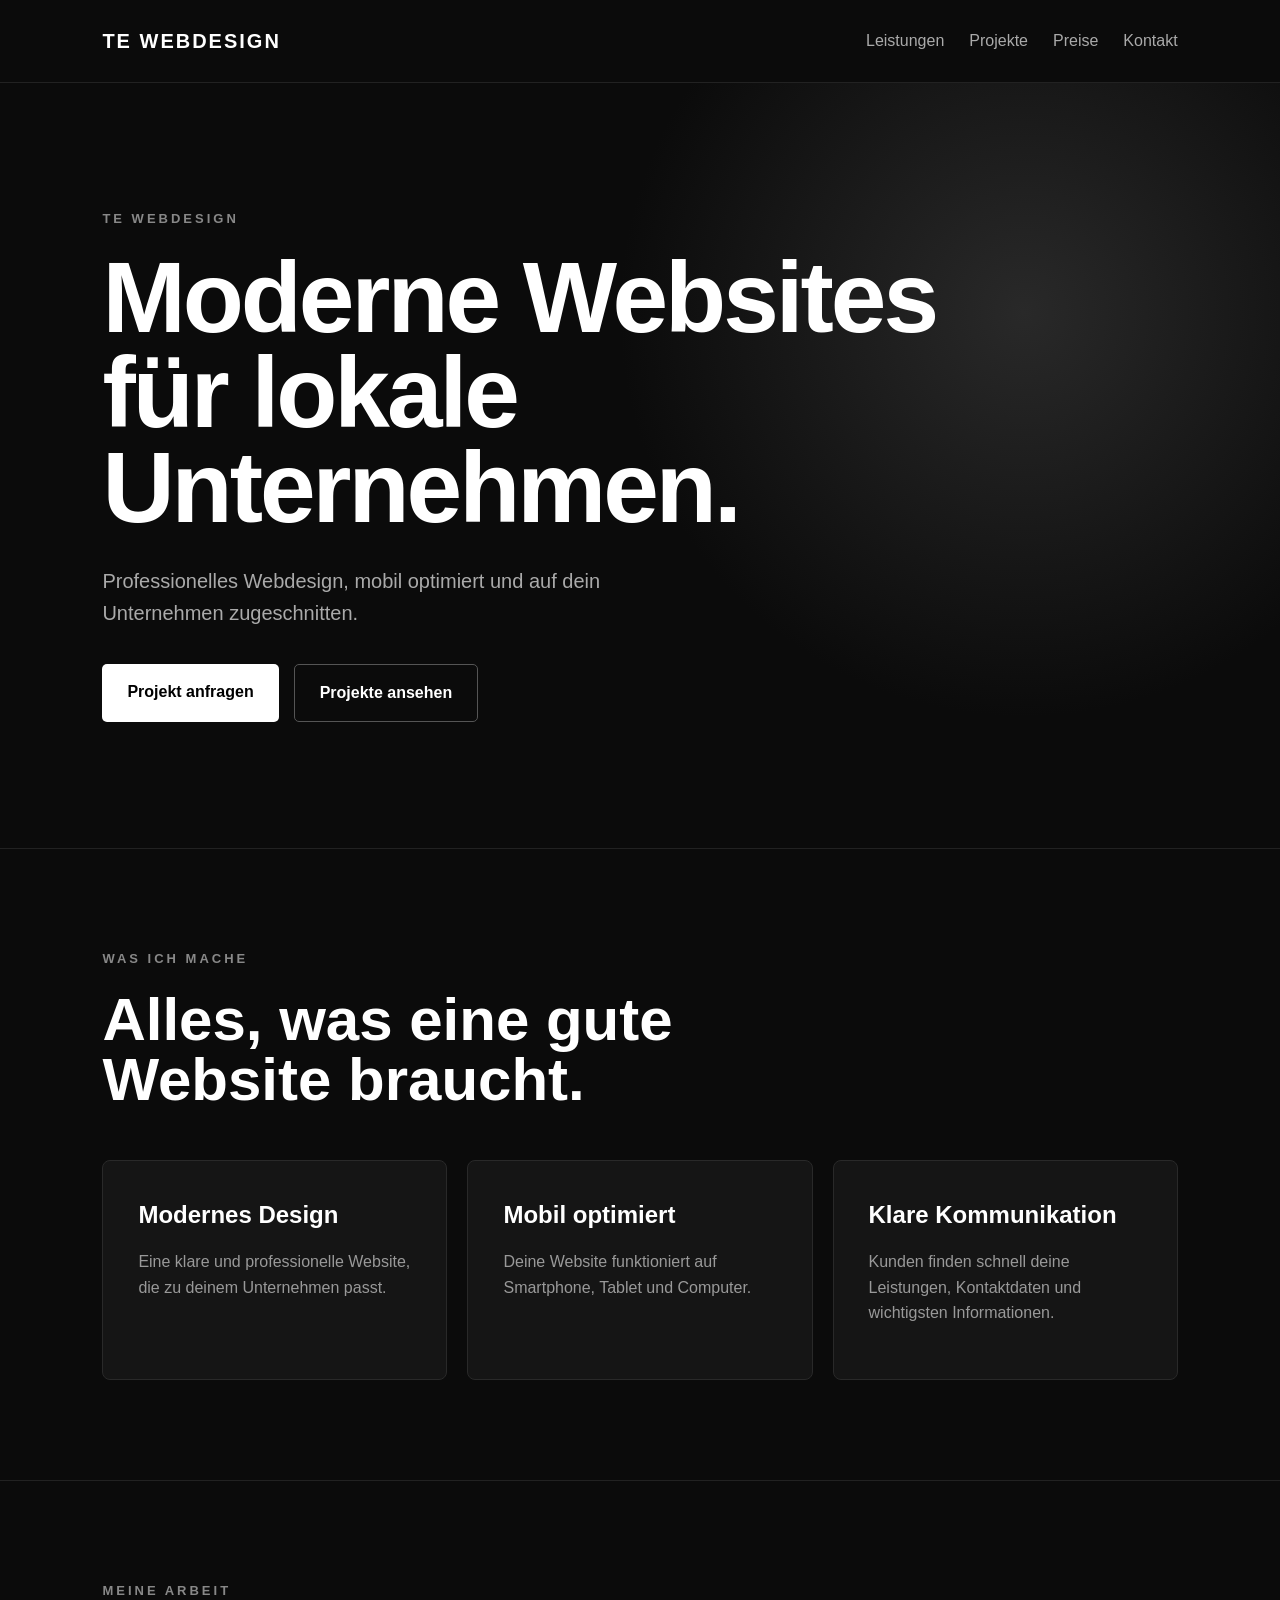
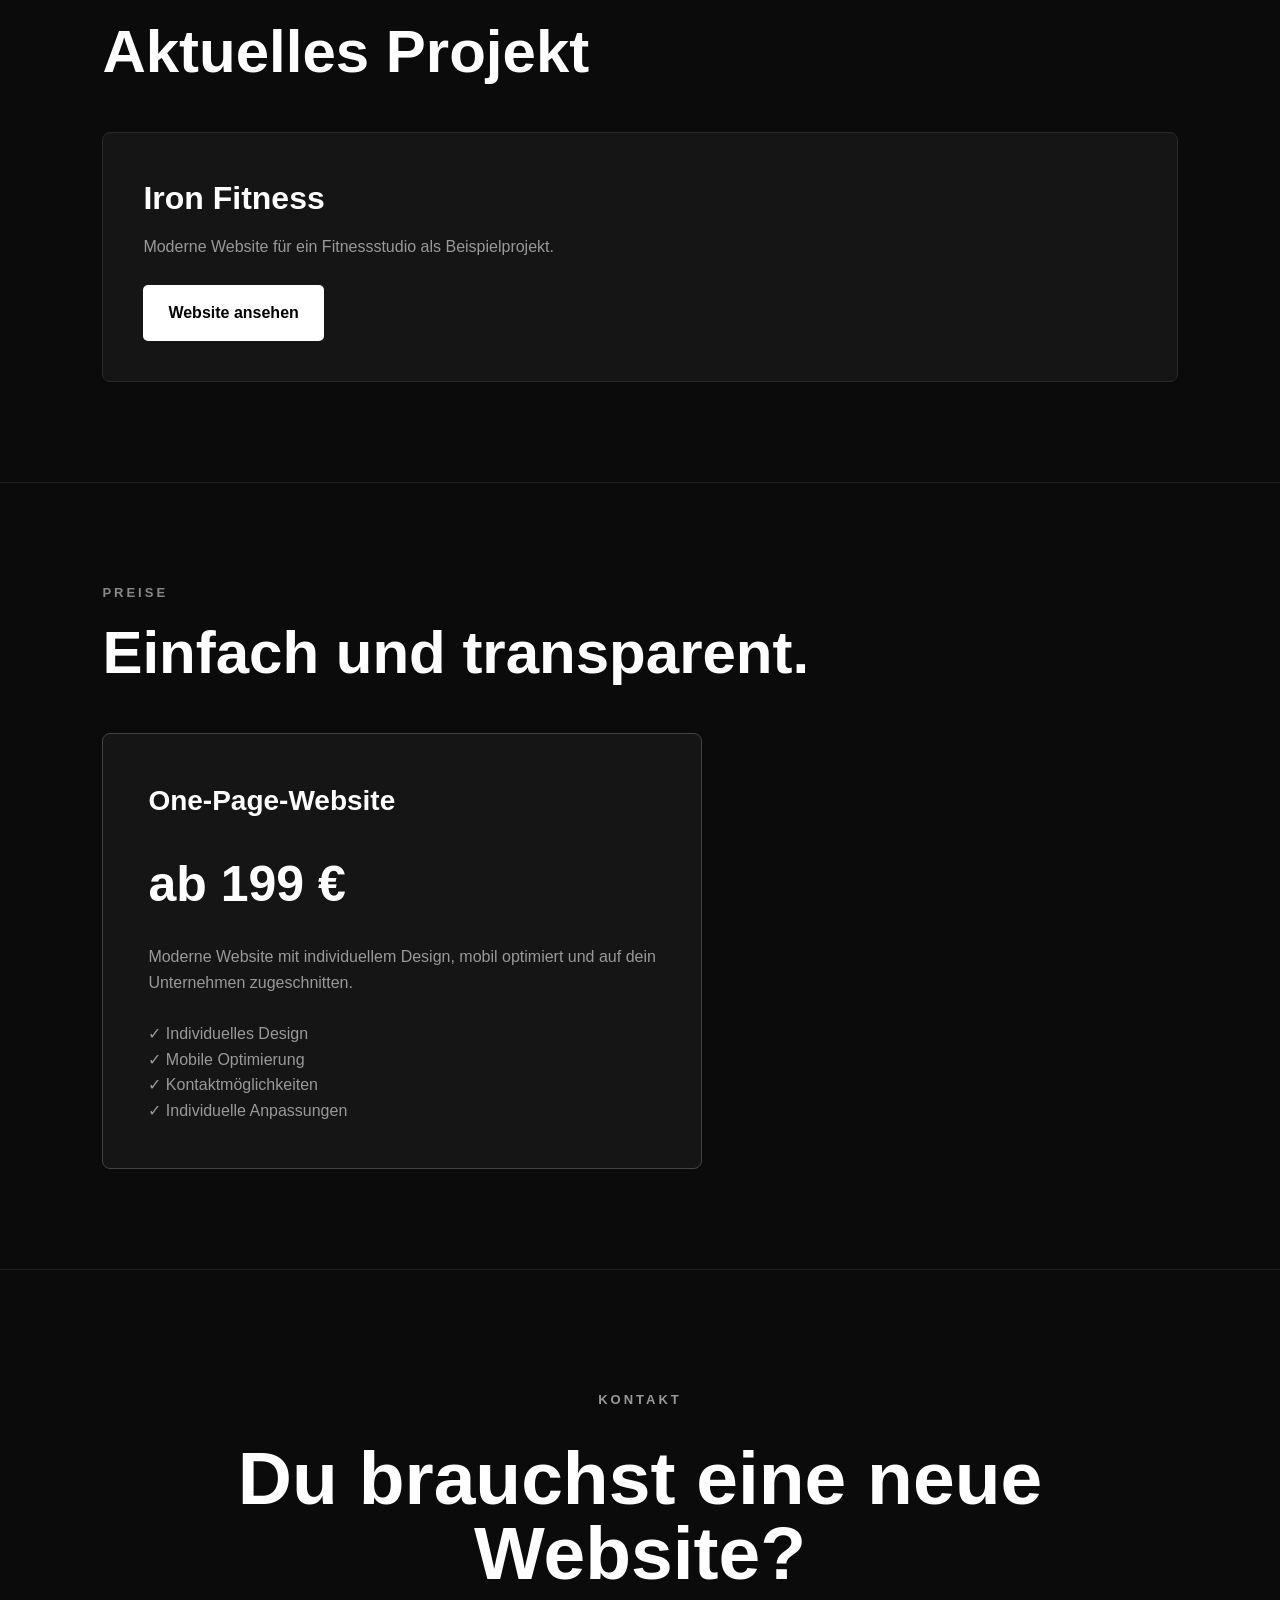
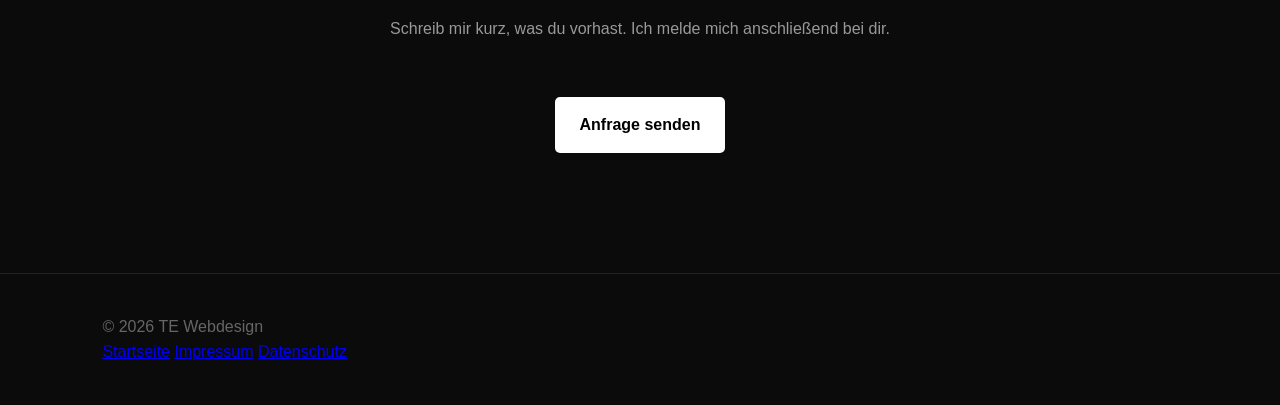
<file: index.html>
<!DOCTYPE html>
<html lang="de">

<head>
<meta charset="UTF-8">
<meta name="viewport" content="width=device-width, initial-scale=1.0">

<title>TE Webdesign | Moderne Websites</title>

<link rel="stylesheet" href="style.css">
</head>

<body>

<header>

<div class="logo">
TE WEBDESIGN
</div>

<nav>
<a href="#leistungen">Leistungen</a>
<a href="#projekte">Projekte</a>
<a href="#preise">Preise</a>
<a href="#kontakt">Kontakt</a>
</nav>

</header>


<main>

<section class="hero">

<p class="label">
TE WEBDESIGN
</p>

<h1>
Moderne Websites
für lokale Unternehmen.
</h1>

<p class="hero-text">
Professionelles Webdesign, mobil optimiert
und auf dein Unternehmen zugeschnitten.
</p>

<div class="buttons">

<a href="#kontakt" class="button">
Projekt anfragen
</a>

<a href="#projekte" class="button secondary">
Projekte ansehen
</a>

</div>

</section>


<section class="section" id="leistungen">

<p class="label">
WAS ICH MACHE
</p>

<h2>
Alles, was eine gute Website braucht.
</h2>

<div class="cards">

<div class="card">
<h3>Modernes Design</h3>

<p>
Eine klare und professionelle
Website, die zu deinem Unternehmen passt.
</p>
</div>


<div class="card">
<h3>Mobil optimiert</h3>

<p>
Deine Website funktioniert auf
Smartphone, Tablet und Computer.
</p>
</div>


<div class="card">
<h3>Klare Kommunikation</h3>

<p>
Kunden finden schnell deine Leistungen,
Kontaktdaten und wichtigsten Informationen.
</p>
</div>

</div>

</section>


<section class="section" id="projekte">

<p class="label">
MEINE ARBEIT
</p>

<h2>
Aktuelles Projekt
</h2>

<div class="project">

<h3>
Iron Fitness
</h3>

<p>
Moderne Website für ein Fitnessstudio
als Beispielprojekt.
</p>

<br>

<a
href="https://tewebdesign19.github.io/iron-fitness/"
target="_blank"
class="button"
>
Website ansehen
</a>

</div>

</section>


<section class="section" id="preise">

<p class="label">
PREISE
</p>

<h2>
Einfach und transparent.
</h2>

<div class="price-card">

<h3>
One-Page-Website
</h3>

<div class="price">
ab 199 €
</div>

<p>
Moderne Website mit individuellem Design,
mobil optimiert und auf dein Unternehmen
zugeschnitten.
</p>

<br>

<p>✓ Individuelles Design</p>
<p>✓ Mobile Optimierung</p>
<p>✓ Kontaktmöglichkeiten</p>
<p>✓ Individuelle Anpassungen</p>

</div>

</section>


<section class="contact" id="kontakt">

<p class="label">
KONTAKT
</p>

<h2>
Du brauchst eine neue Website?
</h2>

<p>
Schreib mir kurz, was du vorhast.
Ich melde mich anschließend bei dir.
</p>

<br>

<a
href="mailto:emdetom3@gmail.com"
class="button"
>
Anfrage senden
</a>

</section>

</main>


<footer>

<p>© 2026 TE Webdesign</p>

<div class="footer-links">
<a href="index.html">Startseite</a>
<a href="impressum.html">Impressum</a>
<a href="datenschutz.html">Datenschutz</a>
</div>

</footer>

</body>

</html>
</file>
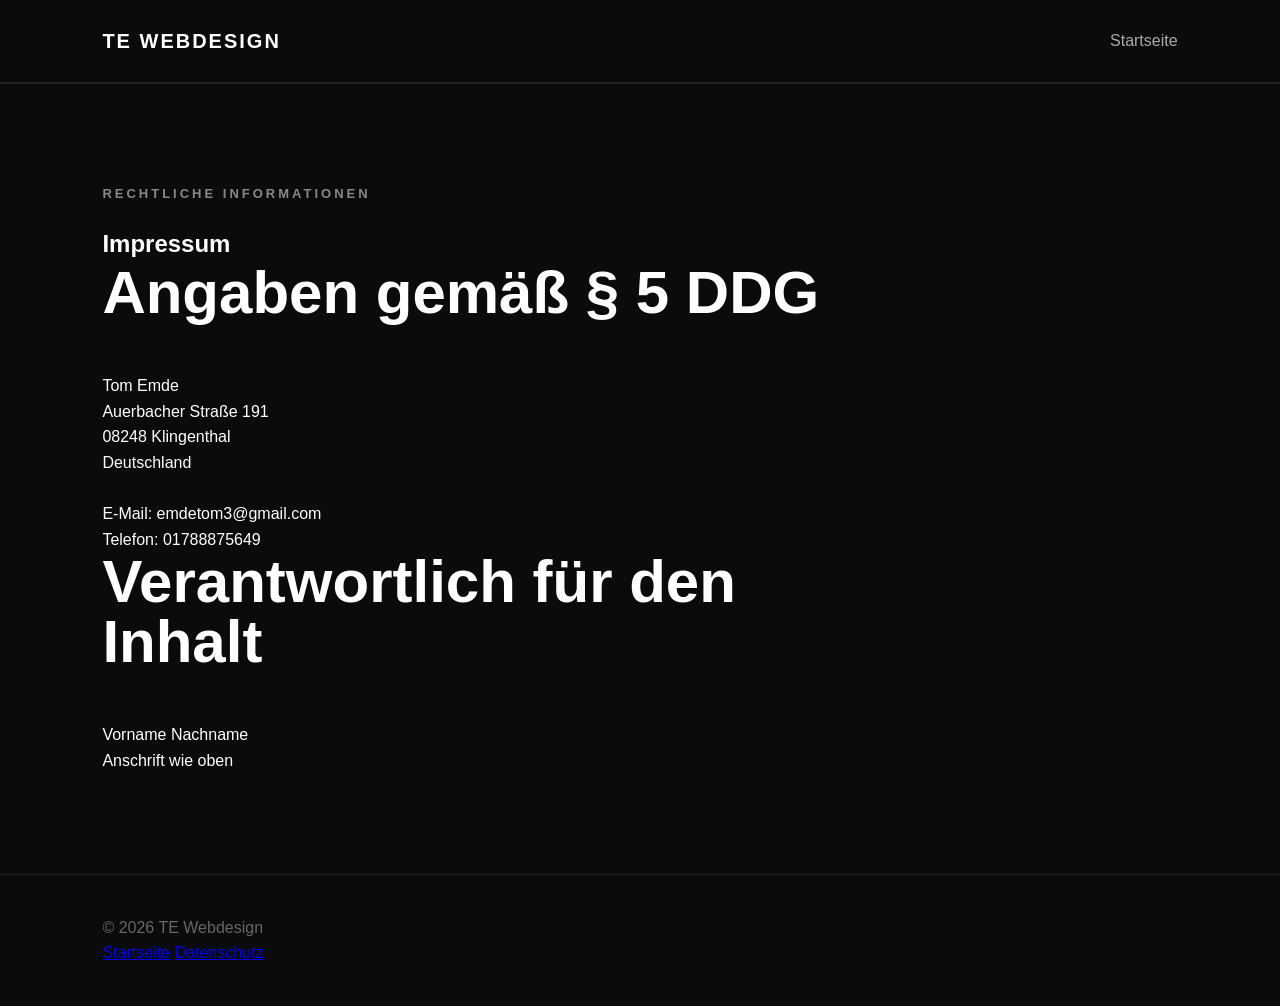
<file: impressum.html>
<!DOCTYPE html>
<html lang="de">

<head>
<meta charset="UTF-8">
<meta name="viewport" content="width=device-width, initial-scale=1.0">

<title>Impressum | TE Webdesign</title>

<link rel="stylesheet" href="style.css">
</head>

<body>

<header>

<div class="logo">
TE WEBDESIGN
</div>

<nav>
<a href="index.html">Startseite</a>
</nav>

</header>


<main>

<section class="section">

<p class="label">
RECHTLICHE INFORMATIONEN
</p>

<h1>Impressum</h1>

<h2>Angaben gemäß § 5 DDG</h2>

<p>
Tom Emde
</p>

<p>
Auerbacher Straße 191<br>
08248 Klingenthal<br>
Deutschland
</p>

<br>

<p>
E-Mail:
emdetom3@gmail.com
</p>

<p>
Telefon:
01788875649
</p>

<h2>Verantwortlich für den Inhalt</h2>

<p>
Vorname Nachname<br>
Anschrift wie oben
</p>

</section>

</main>


<footer>

<p>© 2026 TE Webdesign</p>

<div class="footer-links">
<a href="index.html">Startseite</a>
<a href="datenschutz.html">Datenschutz</a>
</div>

</footer>

</body>

</html>
</file>
<file: style.css>
* {
margin: 0;
padding: 0;
box-sizing: border-box;
}

html {
scroll-behavior: smooth;
}

body {
font-family: Arial, sans-serif;
background: #0b0b0b;
color: #ffffff;
line-height: 1.6;
}

header {
padding: 25px 8%;
display: flex;
justify-content: space-between;
align-items: center;
border-bottom: 1px solid #222;
}

.logo {
font-size: 20px;
font-weight: bold;
letter-spacing: 2px;
}

nav {
display: flex;
gap: 25px;
}

nav a {
color: #aaa;
text-decoration: none;
transition: 0.3s;
}

nav a:hover {
color: white;
}

.hero {
min-height: 85vh;
padding: 120px 8%;
display: flex;
flex-direction: column;
justify-content: center;
background:
radial-gradient(circle at 80% 30%, #292929 0%, transparent 35%);
}

.label {
color: #888;
font-size: 13px;
font-weight: bold;
letter-spacing: 3px;
margin-bottom: 20px;
}

.hero h1 {
max-width: 900px;
font-size: clamp(50px, 8vw, 100px);
line-height: 0.95;
letter-spacing: -3px;
margin-bottom: 30px;
}

.hero-text {
max-width: 600px;
color: #aaa;
font-size: 20px;
margin-bottom: 35px;
}

.buttons {
display: flex;
gap: 15px;
flex-wrap: wrap;
}

.button {
display: inline-block;
padding: 15px 25px;
background: white;
color: black;
text-decoration: none;
font-weight: bold;
border-radius: 5px;
transition: 0.3s;
}

.button:hover {
transform: translateY(-3px);
opacity: 0.85;
}

.secondary {
background: transparent;
color: white;
border: 1px solid #555;
}

.section {
padding: 100px 8%;
border-top: 1px solid #222;
}

.section h2 {
max-width: 800px;
font-size: clamp(35px, 5vw, 60px);
line-height: 1;
margin-bottom: 50px;
}

.cards {
display: grid;
grid-template-columns: repeat(3, 1fr);
gap: 20px;
}

.card {
background: #151515;
border: 1px solid #292929;
padding: 35px;
min-height: 220px;
border-radius: 8px;
transition: 0.3s;
}

.card:hover {
transform: translateY(-5px);
border-color: #555;
}

.card h3 {
font-size: 24px;
margin-bottom: 15px;
}

.card p,
.project p,
.price-card p,
.contact p {
color: #999;
}

.project {
background: #151515;
border: 1px solid #292929;
padding: 40px;
border-radius: 8px;
}

.project h3 {
font-size: 32px;
margin-bottom: 10px;
}

.price-card {
max-width: 600px;
background: #151515;
border: 1px solid #444;
padding: 45px;
border-radius: 8px;
}

.price-card h3 {
font-size: 28px;
}

.price {
font-size: 50px;
font-weight: bold;
margin: 20px 0;
}

.contact {
padding: 120px 8%;
text-align: center;
border-top: 1px solid #222;
}

.contact h2 {
font-size: clamp(40px, 6vw, 75px);
line-height: 1;
margin-bottom: 25px;
}

.contact p {
max-width: 600px;
margin: 0 auto 30px;
}

footer {
padding: 40px 8%;
border-top: 1px solid #222;
color: #666;
}

@media (max-width: 700px) {

header {
flex-direction: column;
gap: 20px;
padding: 20px;
}

nav {
flex-wrap: wrap;
justify-content: center;
gap: 15px;
}

nav a {
font-size: 14px;
}

.hero {
min-height: 80vh;
padding: 80px 20px;
}

.hero h1 {
font-size: 55px;
letter-spacing: -2px;
}

.hero-text {
font-size: 17px;
}

.buttons {
flex-direction: column;
}

.buttons .button {
text-align: center;
}

.section {
padding: 70px 20px;
}

.cards {
grid-template-columns: 1fr;
}

.card {
min-height: auto;
}

.project,
.price-card {
padding: 25px;
}

.contact {
padding: 90px 20px;
}
}
</file>
